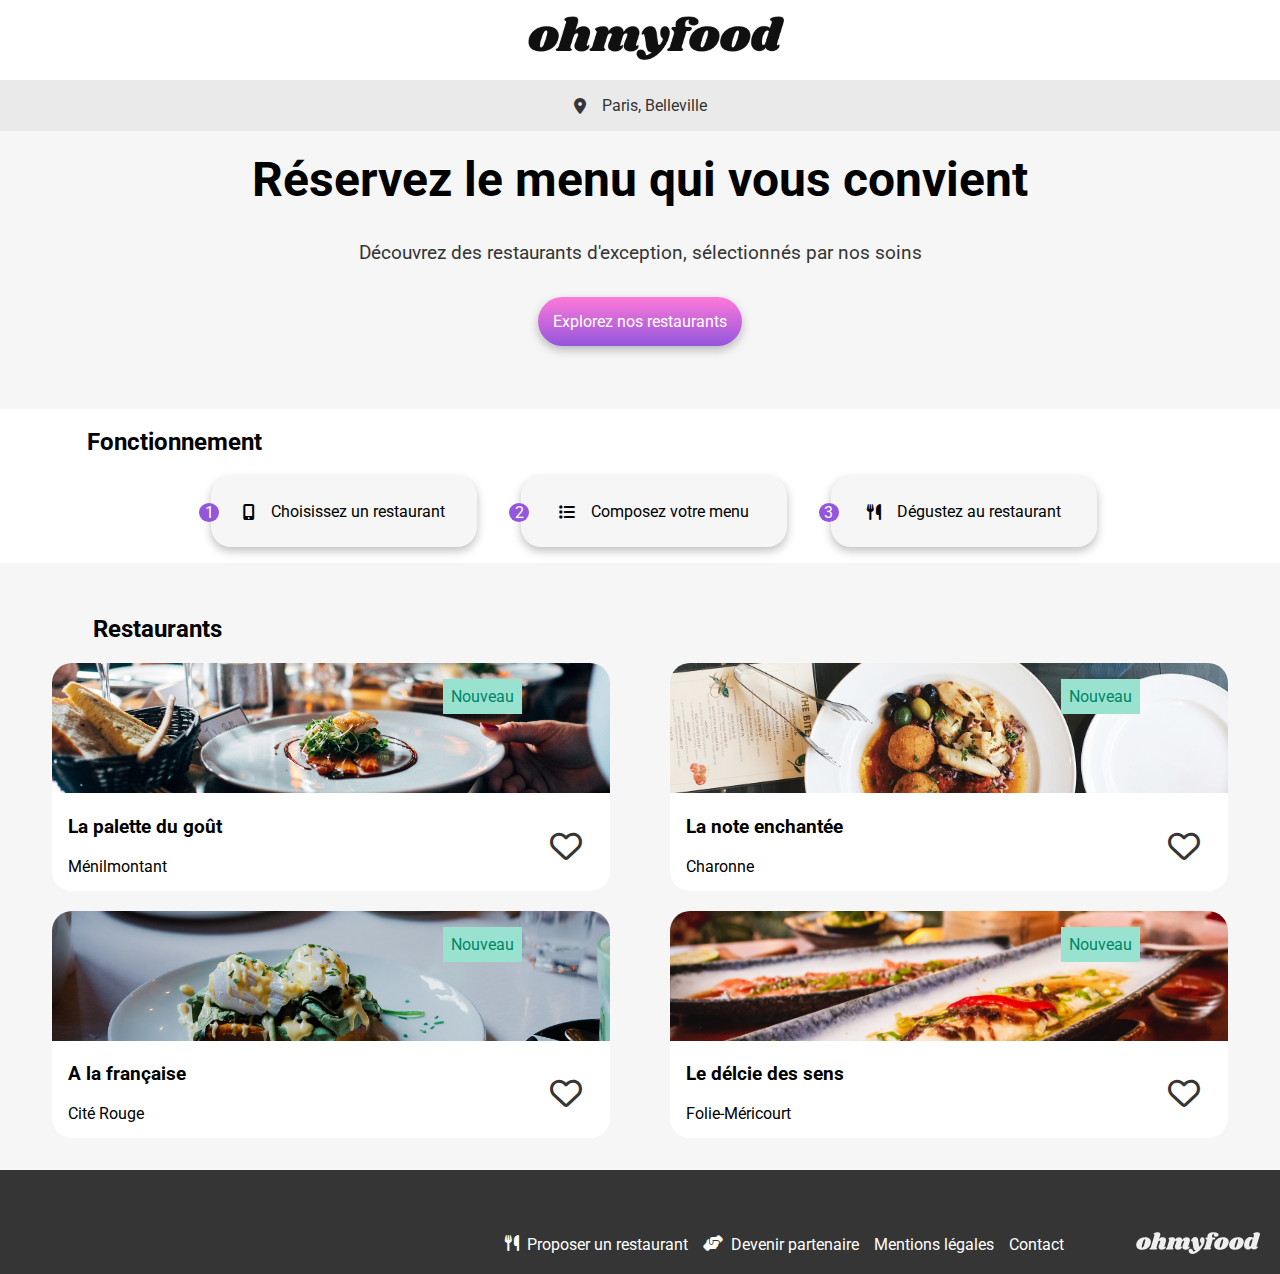
<file: index.html>
<!DOCTYPE html>
<html lang="fr">
  <head>
    <title>Ohmyfood</title>
    <meta charset="UTF-8">
    <meta name="viewport" content="width=device-width, initial-scale=1.0">
    <link rel="preconnect" href="https://fonts.googleapis.com">
    <link rel="preconnect" href="https://fonts.gstatic.com" crossorigin>
    <link
      href="https://fonts.googleapis.com/css2?family=Raleway&family=Roboto&display=swap"
      rel="stylesheet"
    >
    <link rel="stylesheet" href="SASS/style.css">
    <link
      rel="stylesheet"
      href="https://cdnjs.cloudflare.com/ajax/libs/font-awesome/6.4.2/css/all.min.css"
    >
  </head>
  <body class="loaded">
    <div class="content">
      <div class="loader-wrapper">
        <div class="loader"></div>
      </div>

      <header>
        <img src="Restaurants/logo/ohmyfood.png" alt="Logo Ohmyfood">
        <div class="localisation">
          <i class="fa-solid fa-location-dot"></i>
          <p>Paris, Belleville</p>
        </div>
      </header>
      <section class="intro">
        <div class="text-intro">
          <h1>Réservez le menu qui vous convient</h1>
          <p>
            Découvrez des restaurants d'exception, sélectionnés par nos soins
          </p>
        </div>

        <div class="margin-button">
          <a href="#" class="explore-order">
            <span> Explorez nos restaurants </span>
          </a>
        </div>
      </section>

      <section class="function-section">
        <h2>Fonctionnement</h2>
        <div class="function-desk">
          <div class="step123">1</div>
          <div class="fonctionnement">
            <i class="fa-solid fa-mobile-screen-button"></i>
            <p>Choisissez un restaurant</p>
          </div>
          <div class="step123">2</div>
          <div class="fonctionnement">
            <i class="fa-solid fa-list"></i>
            <p>Composez votre menu</p>
          </div>
          <div class="step123">3</div>
          <div class="fonctionnement">
            <i class="fa-solid fa-utensils"></i>
            <p>Dégustez au restaurant</p>
          </div>
        </div>
      </section>

      <section class="resto-section">
        <h2>Restaurants</h2>
        <div class="resto-cards">
          <article class="restaurant">
            <a href="palette-du-gout-menu.html">
              <div class="new-restaurant">
                <p>Nouveau</p>
              </div>
              <img
                src="Restaurants/La-palette-du-gout/jay-wennington-N_Y88TWmGwA-unsplash.jpg"
                alt=""
              >

              <div class="card-content">
                <div>
                  <h3>La palette du goût</h3>
                  <p>Ménilmontant</p>
                </div>
              </div>
            </a>

            <input type="checkbox" id="myCheckbox">
            <label for="myCheckbox">
              <span class="checkmark">
                <i class="fa-solid fa-heart"></i>
                <i class="fa-regular fa-heart"></i>
              </span>
            </label>
          </article>

          <article class="restaurant">
            <a href="la-note-enchantee.html">
              <div class="new-restaurant">
                <p>Nouveau</p>
              </div>
              <img
                src="Restaurants/La-note-enchantée/stil-u2Lp8tXIcjw-unsplash.jpg"
                alt=""
              >

              <div class="card-content">
                <div>
                  <h3>La note enchantée</h3>
                  <p>Charonne</p>
                </div>
              </div>
            </a>

            <input type="checkbox" id="myCheckbox2">
            <label for="myCheckbox2">
              <span class="checkmark">
                <i class="fa-solid fa-heart"></i>
                <i class="fa-regular fa-heart"></i>
              </span>
            </label>
          </article>

          <article class="restaurant">
            <a href="a-la-francaise.html">
              <div class="new-restaurant">
                <p>Nouveau</p>
              </div>
              <img
                src="Restaurants/A-la-francaise/toa-heftiba-DQKerTsQwi0-unsplash.jpg"
                alt=""
              >

              <div class="card-content">
                <div>
                  <h3>A la française</h3>
                  <p>Cité Rouge</p>
                </div>
              </div>
            </a>

            <input type="checkbox" id="myCheckbox3">
            <label for="myCheckbox3">
              <span class="checkmark">
                <i class="fa-solid fa-heart"></i>
                <i class="fa-regular fa-heart"></i>
              </span>
            </label>
          </article>

          <article class="restaurant">
            <a href="le-delice-des-sens.html">
              <div class="new-restaurant">
                <p>Nouveau</p>
              </div>
              <img
                src="Restaurants/Le-délice-des-sens/louis-hansel-shotsoflouis-qNBGVyOCY8Q-unsplash.jpg"
                alt=""
              >

              <div class="card-content">
                <div>
                  <h3>Le délcie des sens</h3>
                  <p>Folie-Méricourt</p>
                </div>
              </div>
            </a>

            <input type="checkbox" id="myCheckbox4">
            <label for="myCheckbox4">
              <span class="checkmark">
                <i class="fa-solid fa-heart"></i>
                <i class="fa-regular fa-heart"></i>
              </span>
            </label>
          </article>
        </div>
      </section>

      <footer>
        <div class="footer-desk">
          <img src="Restaurants/logo/ohmyfood@2x.svg" alt="">
          <ul>
            <li>
              <a href="#"
                ><i class="fa-solid fa-utensils"></i>Proposer un restaurant</a
              >
            </li>
            <li>
              <a href="#"
                ><i class="fa-solid fa-handshake-angle"></i>Devenir
                partenaire</a
              >
            </li>
            <li><a href="#">Mentions légales</a></li>
            <li><a href="mailto:ohmyfood@gmail.com">Contact</a></li>
          </ul>
        </div>
      </footer>
    </div>
  </body>
</html>
</file>
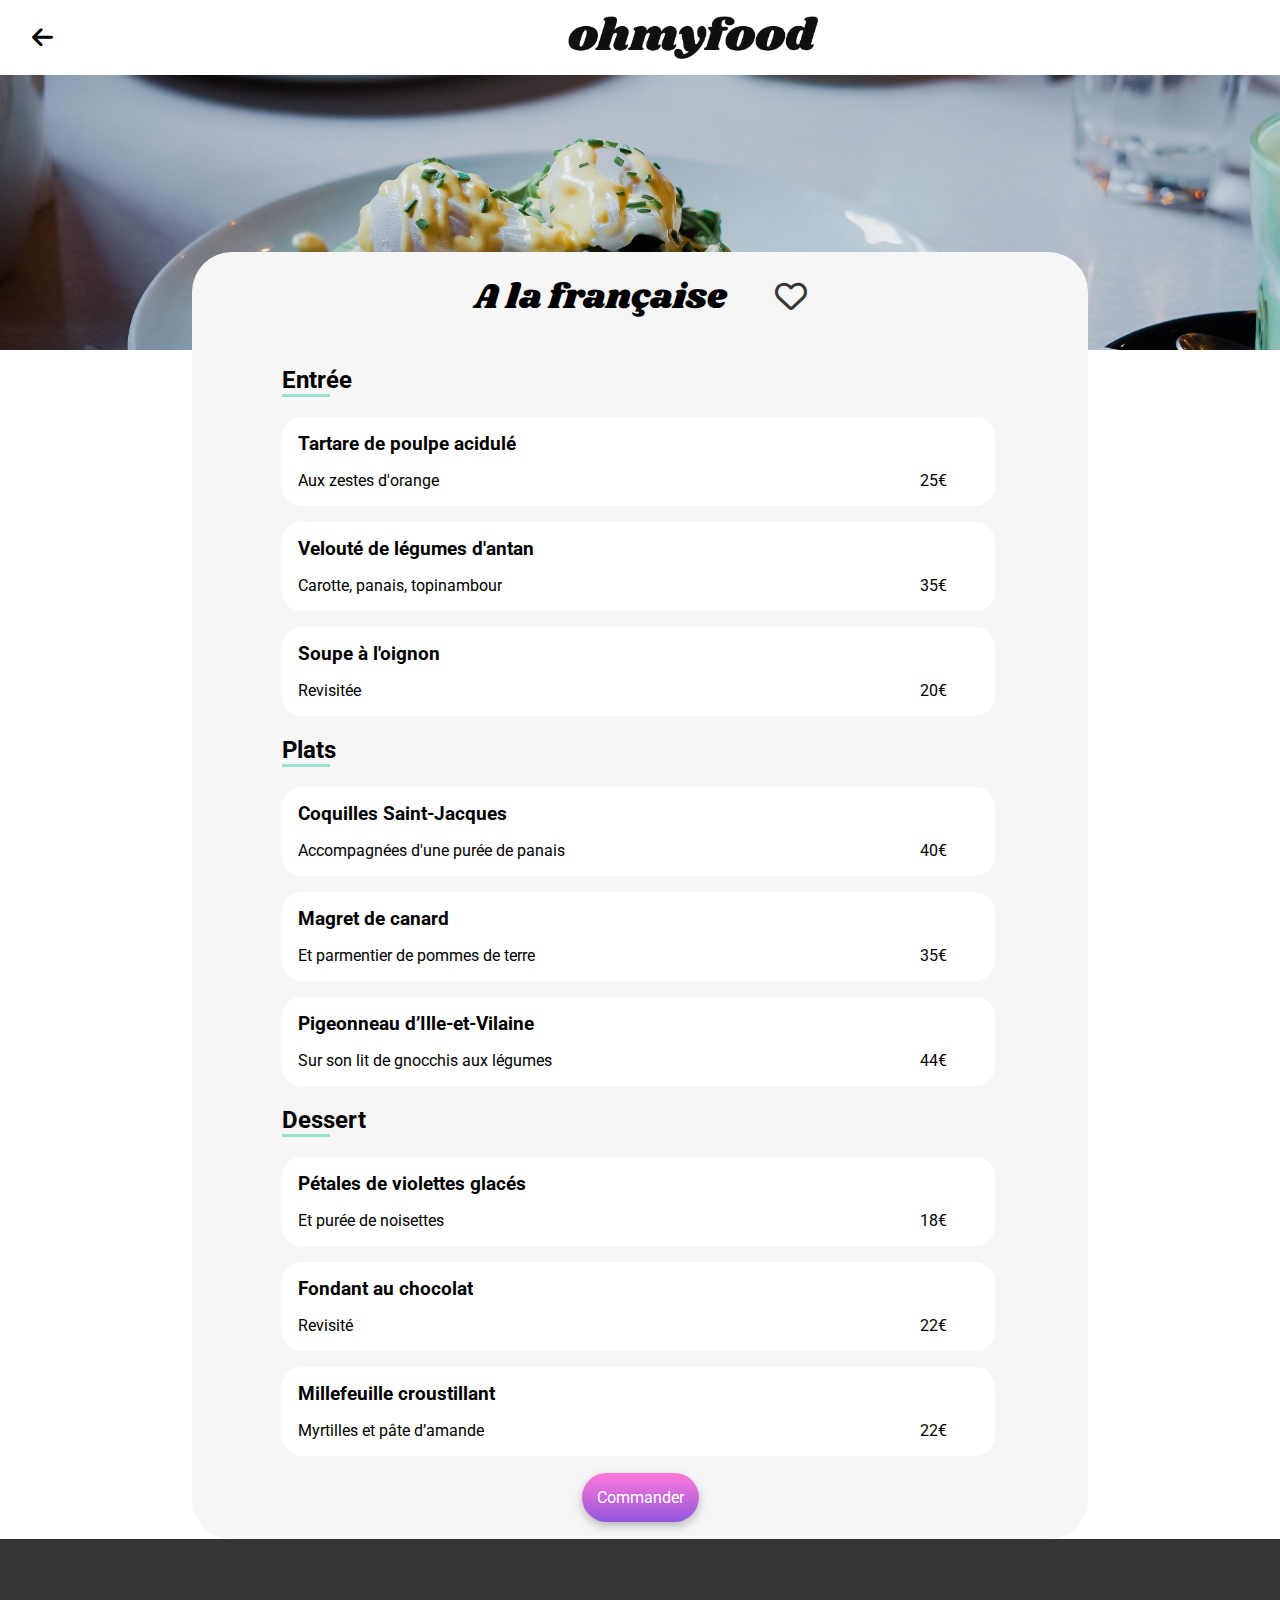
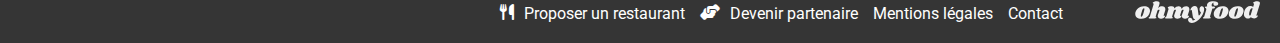
<file: a-la-francaise.html>
<!DOCTYPE html>
<html lang="fr">
  <head>
    <title>A la française</title>
    <meta charset="UTF-8">
    <meta name="viewport" content="width=device-width, initial-scale=1.0">
    <link rel="preconnect" href="https://fonts.googleapis.com">
    <link rel="preconnect" href="https://fonts.gstatic.com" crossorigin>
    <link
      href="https://fonts.googleapis.com/css2?family=Raleway&family=Roboto&display=swap"
      rel="stylesheet"
    >
    <link rel="preconnect" href="https://fonts.googleapis.com">
    <link rel="preconnect" href="https://fonts.gstatic.com" crossorigin>
    <link
      href="https://fonts.googleapis.com/css2?family=Raleway&family=Roboto&family=Shrikhand&display=swap"
      rel="stylesheet"
    >
    <link rel="stylesheet" href="SASS/style.css">
    <link
      rel="stylesheet"
      href="https://cdnjs.cloudflare.com/ajax/libs/font-awesome/6.4.2/css/all.min.css"
    >
  </head>
  <body>
    <header>
      <div class="head-resto">
        <a href="index.html"
          ><i class="fa-solid fa-arrow-left previous-icon"></i
        ></a>
        <img src="Restaurants/logo/ohmyfood.png" alt="Logo Ohmyfood" >
      </div>
    </header>
    <img
      class="resto-img"
      src="Restaurants/A-la-francaise/toa-heftiba-DQKerTsQwi0-unsplash.jpg"
      alt=""
    >

    <section class="menu">
      <div class="menu-head">
        <h1 class="menu-logo">A la française</h1>

        <input type="checkbox" id="myCheckbox">
        <label for="myCheckbox">
          <span class="checkmark">
            <i class="fa-solid fa-heart"></i>
            <i class="fa-regular fa-heart"></i>
          </span>
        </label>
      </div>

      <div class="menu-align">
        <h2><span class="menu-title">Entrée</span></h2>
        <div class="menu-cards-entree">
          <div class="check-hover">
            <article class="menu-details">
              <div class="menu-content">
                <h3>Tartare de poulpe acidulé</h3>
                <p>Aux zestes d'orange</p>
              </div>
              <p>25€</p>
            </article>
            <div class="check">
              <span><i class="fa-solid fa-circle-check"></i></span>
            </div>
          </div>

          <div class="check-hover">
            <article class="menu-details">
              <div class="menu-content">
                <h3>Velouté de légumes d'antan</h3>
                <p>Carotte, panais, topinambour</p>
              </div>
              <p>35€</p>
            </article>
            <div class="check">
              <span><i class="fa-solid fa-circle-check"></i></span>
            </div>
          </div>

          <div class="check-hover">
            <article class="menu-details">
              <div class="menu-content">
                <h3>Soupe à l'oignon</h3>
                <p>Revisitée</p>
              </div>
              <p>20€</p>
            </article>
            <div class="check">
              <span><i class="fa-solid fa-circle-check"></i></span>
            </div>
          </div>        
        </div>

        
         

        <h2><span class="menu-title">Plats</span></h2>
        <div class="menu-cards-plats">
          <div class="check-hover">
            <article class="menu-details">
              <div class="menu-content">
                <h3>Coquilles Saint-Jacques</h3>
                <p>Accompagnées d'une purée de panais</p>
              </div>
              <p>40€</p>
            </article>
            <div class="check">
              <span><i class="fa-solid fa-circle-check"></i></span>
            </div>
          </div>

          <div class="check-hover">
            <article class="menu-details">
              <div class="menu-content">
                <h3>Magret de canard</h3>
                <p>Et parmentier de pommes de terre</p>
              </div>
              <p>35€</p>
            </article>
            <div class="check">
              <span><i class="fa-solid fa-circle-check"></i></span>
            </div>
          </div>

          <div class="check-hover">
            <article class="menu-details">
              <div class="menu-content">
                <h3>Pigeonneau d’Ille-et-Vilaine</h3>
                <p>Sur son lit de gnocchis aux légumes</p>
              </div>
              <p>44€</p>
            </article>
            <div class="check">
              <span><i class="fa-solid fa-circle-check"></i></span>
            </div>
          </div>
        </div>

        <h2><span class="menu-title">Dessert</span></h2>
        <div class="menu-cards-dessert">
          <div class="check-hover">
            <article class="menu-details">
              <div class="menu-content">
                <h3>Pétales de violettes glacés</h3>
                <p>Et purée de noisettes</p>
              </div>
              <p>18€</p>
            </article>
            <div class="check">
              <span><i class="fa-solid fa-circle-check"></i></span>
            </div>
          </div>

          <div class="check-hover">
            <article class="menu-details">
              <div class="menu-content">
                <h3>Fondant au chocolat</h3>
                <p>Revisité</p>
              </div>
              <p>22€</p>
            </article>
            <div class="check">
              <span><i class="fa-solid fa-circle-check"></i></span>
            </div>
          </div>

          <div class="check-hover">
            <article class="menu-details">
              <div class="menu-content">
                <h3>Millefeuille croustillant</h3>
                <p>Myrtilles et pâte d’amande</p>
              </div>
              <p>22€</p>
            </article>
            <div class="check">
              <span><i class="fa-solid fa-circle-check"></i></span>
            </div>
          </div>
        </div>

        <div class="order">
          <a href="#"><span class="explore-order">Commander</span></a>
        </div>
      </div>
    </section>

    <footer>
      <div class="footer-desk">
        <img src="Restaurants/logo/ohmyfood@2x.svg" alt="">
        <ul>
          <li><i class="fa-solid fa-utensils"></i>Proposer un restaurant</li>
          <li><i class="fa-solid fa-handshake-angle"></i>Devenir partenaire</li>
          <li>Mentions légales</li>
          <li>Contact</li>
        </ul>
      </div>
    </footer>
  </body>
</html>
</file>
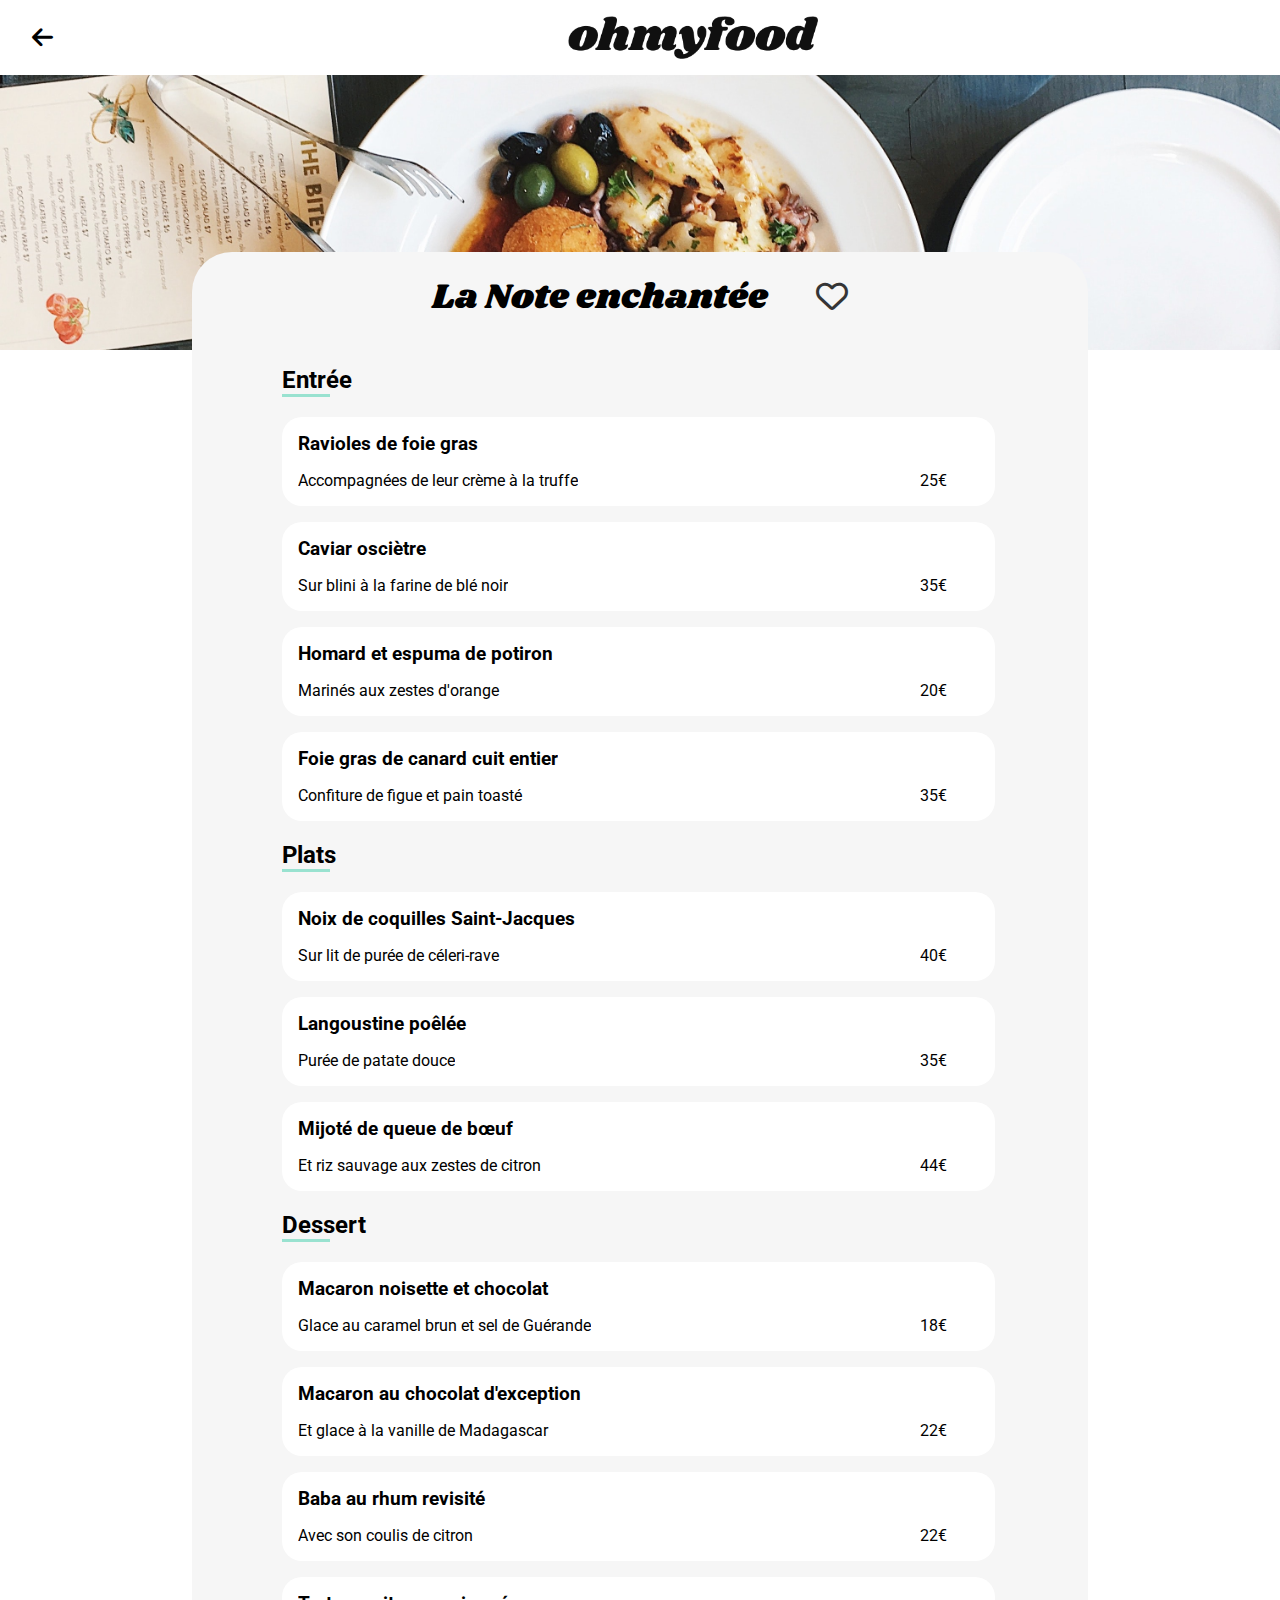
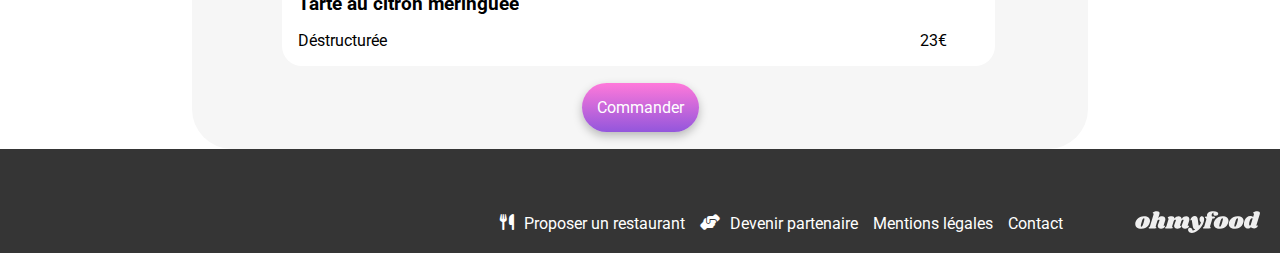
<file: la-note-enchantee.html>
<!DOCTYPE html>
<html lang="fr">
  <head>
    <title>La Note Enchantée</title>
    <meta charset="UTF-8">
    <meta name="viewport" content="width=device-width, initial-scale=1.0">
    <link rel="preconnect" href="https://fonts.googleapis.com">
    <link rel="preconnect" href="https://fonts.gstatic.com" crossorigin>
    <link
      href="https://fonts.googleapis.com/css2?family=Raleway&family=Roboto&display=swap"
      rel="stylesheet"
    >
    <link rel="preconnect" href="https://fonts.googleapis.com">
    <link rel="preconnect" href="https://fonts.gstatic.com" crossorigin>
    <link
      href="https://fonts.googleapis.com/css2?family=Raleway&family=Roboto&family=Shrikhand&display=swap"
      rel="stylesheet"
    >
    <link rel="stylesheet" href="SASS/style.css">
    <link
      rel="stylesheet"
      href="https://cdnjs.cloudflare.com/ajax/libs/font-awesome/6.4.2/css/all.min.css"
    >
  </head>
  <body>
    <header>
      <div class="head-resto">
        <a href="index.html"
          ><i class="fa-solid fa-arrow-left previous-icon"></i
        ></a>
        <img src="Restaurants/logo/ohmyfood.png" alt="Logo Ohmyfood" >
      </div>
    </header>
    <img
      class="resto-img"
      src="Restaurants/La-note-enchantée/stil-u2Lp8tXIcjw-unsplash.jpg"
      alt=""
    >

    <section class="menu">
      <div class="menu-head">
        <h1 class="menu-logo">La Note enchantée</h1>

        <input type="checkbox" id="myCheckbox">
        <label for="myCheckbox">
          <span class="checkmark">
            <i class="fa-solid fa-heart"></i>
            <i class="fa-regular fa-heart"></i>
          </span>
        </label>
      </div>

      <div class="menu-align">
        <h2><span class="menu-title">Entrée</span></h2>
        <div class="menu-cards-entree">
          <div class="check-hover">
            <article class="menu-details">
              <div class="menu-content">
                <h3>Ravioles de foie gras</h3>
                <p>Accompagnées de leur crème à la truffe</p>
              </div>
              <p>25€</p>
            </article>
            <div class="check">
              <span><i class="fa-solid fa-circle-check"></i></span>
            </div>
          </div>

          <div class="check-hover">
            <article class="menu-details">
              <div class="menu-content">
                <h3>Caviar osciètre</h3>
                <p>Sur blini à la farine de blé noir</p>
              </div>
              <p>35€</p>
            </article>
            <div class="check">
              <span><i class="fa-solid fa-circle-check"></i></span>
            </div>
          </div>

          <div class="check-hover">
            <article class="menu-details">
              <div class="menu-content">
                <h3>Homard et espuma de potiron</h3>
                <p>Marinés aux zestes d'orange</p>
              </div>
              <p>20€</p>
            </article>
            <div class="check">
              <span><i class="fa-solid fa-circle-check"></i></span>
            </div>
          </div>

          <div class="check-hover">
            <article class="menu-details">
              <div class="menu-content">
                <h3>Foie gras de canard cuit entier</h3>
                <p>Confiture de figue et pain toasté</p>
              </div>
              <p>35€</p>
            </article>
            <div class="check">
              <span><i class="fa-solid fa-circle-check"></i></span>
            </div>
          </div>          
        </div>

        
         

        <h2><span class="menu-title">Plats</span></h2>
        <div class="menu-cards-plats">
          <div class="check-hover">
            <article class="menu-details">
              <div class="menu-content">
                <h3>Noix de coquilles Saint-Jacques</h3>
                <p>Sur lit de purée de céleri-rave</p>
              </div>
              <p>40€</p>
            </article>
            <div class="check">
              <span><i class="fa-solid fa-circle-check"></i></span>
            </div>
          </div>

          <div class="check-hover">
            <article class="menu-details">
              <div class="menu-content">
                <h3>Langoustine poêlée</h3>
                <p>Purée de patate douce</p>
              </div>
              <p>35€</p>
            </article>
            <div class="check">
              <span><i class="fa-solid fa-circle-check"></i></span>
            </div>
          </div>

          <div class="check-hover">
            <article class="menu-details">
              <div class="menu-content">
                <h3>Mijoté de queue de bœuf </h3>
                <p>Et riz sauvage aux zestes de citron</p>
              </div>
              <p>44€</p>
            </article>
            <div class="check">
              <span><i class="fa-solid fa-circle-check"></i></span>
            </div>
          </div>
        </div>

        <h2><span class="menu-title">Dessert</span></h2>
        <div class="menu-cards-dessert">
          <div class="check-hover">
            <article class="menu-details">
              <div class="menu-content">
                <h3>Macaron noisette et chocolat</h3>
                <p>Glace au caramel brun et sel de Guérande</p>
              </div>
              <p>18€</p>
            </article>
            <div class="check">
              <span><i class="fa-solid fa-circle-check"></i></span>
            </div>
          </div>

          <div class="check-hover">
            <article class="menu-details">
              <div class="menu-content">
                <h3>Macaron au chocolat d'exception</h3>
                <p>Et glace à la vanille de Madagascar</p>
              </div>
              <p>22€</p>
            </article>
            <div class="check">
              <span><i class="fa-solid fa-circle-check"></i></span>
            </div>
          </div>

          <div class="check-hover">
            <article class="menu-details">
              <div class="menu-content">
                <h3>Baba au rhum revisité</h3>
                <p>Avec son coulis de citron</p>
              </div>
              <p>22€</p>
            </article>
            <div class="check">
              <span><i class="fa-solid fa-circle-check"></i></span>
            </div>
          </div>
          <div class="check-hover">
            <article class="menu-details">
              <div class="menu-content">
                <h3>Tarte au citron meringuée</h3>
                <p>Déstructurée</p>
              </div>
              <p>23€</p>
            </article>
            <div class="check">
              <span><i class="fa-solid fa-circle-check"></i></span>
            </div>
          </div>          
        </div>


             

        <div class="order">
          <a href="#"><span class="explore-order">Commander</span></a>
        </div>
      </div>
    </section>

    <footer>
      <div class="footer-desk">
        <img src="Restaurants/logo/ohmyfood@2x.svg" alt="">
        <ul>
          <li><i class="fa-solid fa-utensils"></i>Proposer un restaurant</li>
          <li><i class="fa-solid fa-handshake-angle"></i>Devenir partenaire</li>
          <li>Mentions légales</li>
          <li>Contact</li>
        </ul>
      </div>
    </footer>
  </body>
</html>
</file>
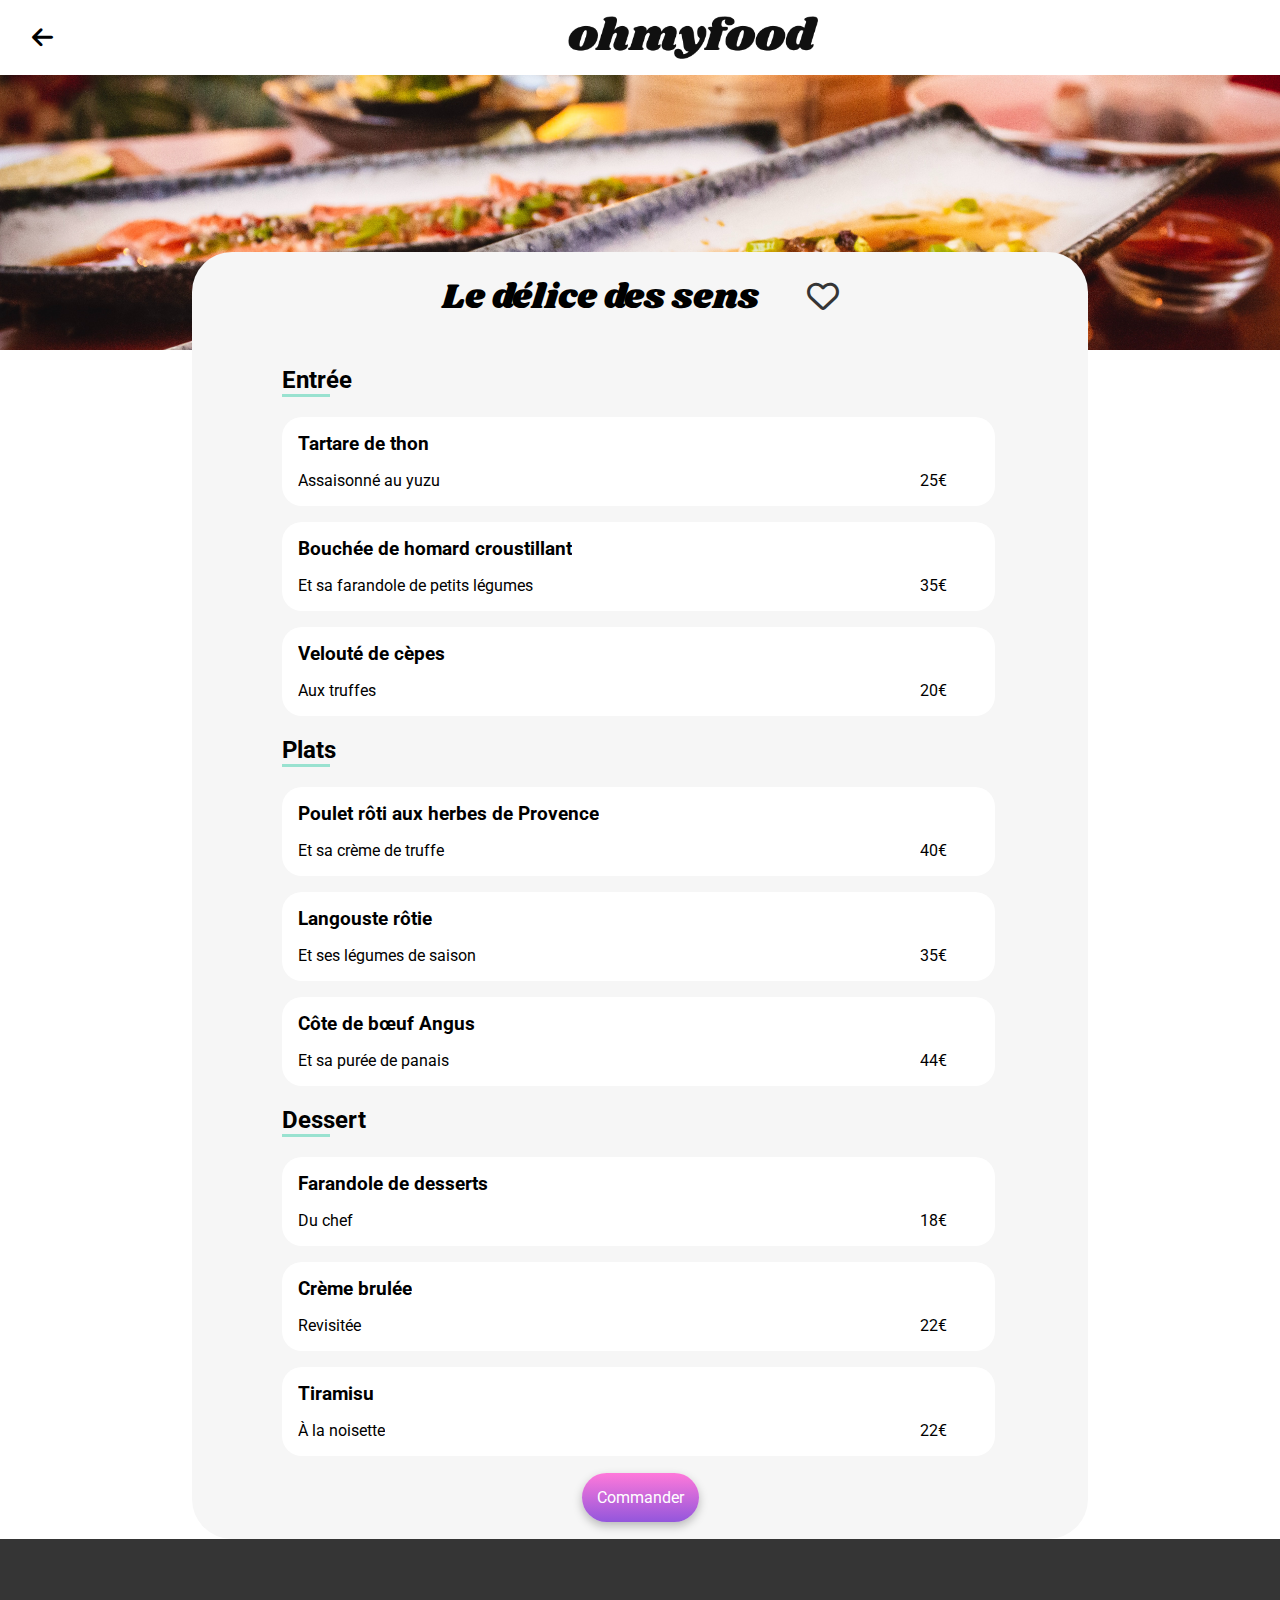
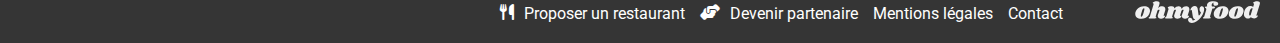
<file: le-delice-des-sens.html>
<!DOCTYPE html>
<html lang="fr">
  <head>
    <title>Le délice des sens</title>
    <meta charset="UTF-8">
    <meta name="viewport" content="width=device-width, initial-scale=1.0">
    <link rel="preconnect" href="https://fonts.googleapis.com">
    <link rel="preconnect" href="https://fonts.gstatic.com" crossorigin>
    <link
      href="https://fonts.googleapis.com/css2?family=Raleway&family=Roboto&display=swap"
      rel="stylesheet"
    >
    <link rel="preconnect" href="https://fonts.googleapis.com">
    <link rel="preconnect" href="https://fonts.gstatic.com" crossorigin>
    <link
      href="https://fonts.googleapis.com/css2?family=Raleway&family=Roboto&family=Shrikhand&display=swap"
      rel="stylesheet"
    >
    <link rel="stylesheet" href="SASS/style.css">
    <link
      rel="stylesheet"
      href="https://cdnjs.cloudflare.com/ajax/libs/font-awesome/6.4.2/css/all.min.css"
    >
  </head>
  <body>
    <header>
      <div class="head-resto">
        <a href="index.html"
          ><i class="fa-solid fa-arrow-left previous-icon"></i
        ></a>
        <img src="Restaurants/logo/ohmyfood.png" alt="Logo Ohmyfood" >
      </div>
    </header>
    <img
      class="resto-img"
      src="Restaurants/Le-délice-des-sens/louis-hansel-shotsoflouis-qNBGVyOCY8Q-unsplash.jpg"
      alt=""
    >

    <section class="menu">
      <div class="menu-head">
        <h1 class="menu-logo">Le délice des sens</h1>

        <input type="checkbox" id="myCheckbox">
        <label for="myCheckbox">
          <span class="checkmark">
            <i class="fa-solid fa-heart"></i>
            <i class="fa-regular fa-heart"></i>
          </span>
        </label>
      </div>

      <div class="menu-align">
        <h2><span class="menu-title">Entrée</span></h2>
        <div class="menu-cards-entree">
          <div class="check-hover">
            <article class="menu-details">
              <div class="menu-content">
                <h3>Tartare de thon</h3>
                <p>Assaisonné au yuzu</p>
              </div>
              <p>25€</p>
            </article>
            <div class="check">
              <span><i class="fa-solid fa-circle-check"></i></span>
            </div>
          </div>

          <div class="check-hover">
            <article class="menu-details">
              <div class="menu-content">
                <h3>Bouchée de homard croustillant</h3>
                <p>Et sa farandole de petits légumes</p>
              </div>
              <p>35€</p>
            </article>
            <div class="check">
              <span><i class="fa-solid fa-circle-check"></i></span>
            </div>
          </div>

          <div class="check-hover">
            <article class="menu-details">
              <div class="menu-content">
                <h3>Velouté de cèpes</h3>
                <p>Aux truffes</p>
              </div>
              <p>20€</p>
            </article>
            <div class="check">
              <span><i class="fa-solid fa-circle-check"></i></span>
            </div>
          </div>        
        </div>

        
         

        <h2><span class="menu-title">Plats</span></h2>
        <div class="menu-cards-plats">
          <div class="check-hover">
            <article class="menu-details">
              <div class="menu-content">
                <h3>Poulet rôti aux herbes de Provence</h3>
                <p>Et sa crème de truffe</p>
              </div>
              <p>40€</p>
            </article>
            <div class="check">
              <span><i class="fa-solid fa-circle-check"></i></span>
            </div>
          </div>

          <div class="check-hover">
            <article class="menu-details">
              <div class="menu-content">
                <h3>Langouste rôtie</h3>
                <p>Et ses légumes de saison</p>
              </div>
              <p>35€</p>
            </article>
            <div class="check">
              <span><i class="fa-solid fa-circle-check"></i></span>
            </div>
          </div>

          <div class="check-hover">
            <article class="menu-details">
              <div class="menu-content">
                <h3>Côte de bœuf Angus</h3>
                <p>Et sa purée de panais</p>
              </div>
              <p>44€</p>
            </article>
            <div class="check">
              <span><i class="fa-solid fa-circle-check"></i></span>
            </div>
          </div>
        </div>

        <h2><span class="menu-title">Dessert</span></h2>
        <div class="menu-cards-dessert">
          <div class="check-hover">
            <article class="menu-details">
              <div class="menu-content">
                <h3>Farandole de desserts</h3>
                <p>Du chef</p>
              </div>
              <p>18€</p>
            </article>
            <div class="check">
              <span><i class="fa-solid fa-circle-check"></i></span>
            </div>
          </div>

          <div class="check-hover">
            <article class="menu-details">
              <div class="menu-content">
                <h3>Crème brulée</h3>
                <p>Revisitée</p>
              </div>
              <p>22€</p>
            </article>
            <div class="check">
              <span><i class="fa-solid fa-circle-check"></i></span>
            </div>
          </div>

          <div class="check-hover">
            <article class="menu-details">
              <div class="menu-content">
                <h3>Tiramisu</h3>
                <p>À la noisette</p>
              </div>
              <p>22€</p>
            </article>
            <div class="check">
              <span><i class="fa-solid fa-circle-check"></i></span>
            </div>
          </div>
        </div>
        
        <div class="order">
          <a href="#"><span class="explore-order">Commander</span></a>
        </div>
      </div>
    </section>

    <footer>
      <div class="footer-desk">
        <img src="Restaurants/logo/ohmyfood@2x.svg" alt="">
        <ul>
          <li><i class="fa-solid fa-utensils"></i>Proposer un restaurant</li>
          <li><i class="fa-solid fa-handshake-angle"></i>Devenir partenaire</li>
          <li>Mentions légales</li>
          <li>Contact</li>
        </ul>
      </div>
    </footer>
  </body>
</html>
</file>
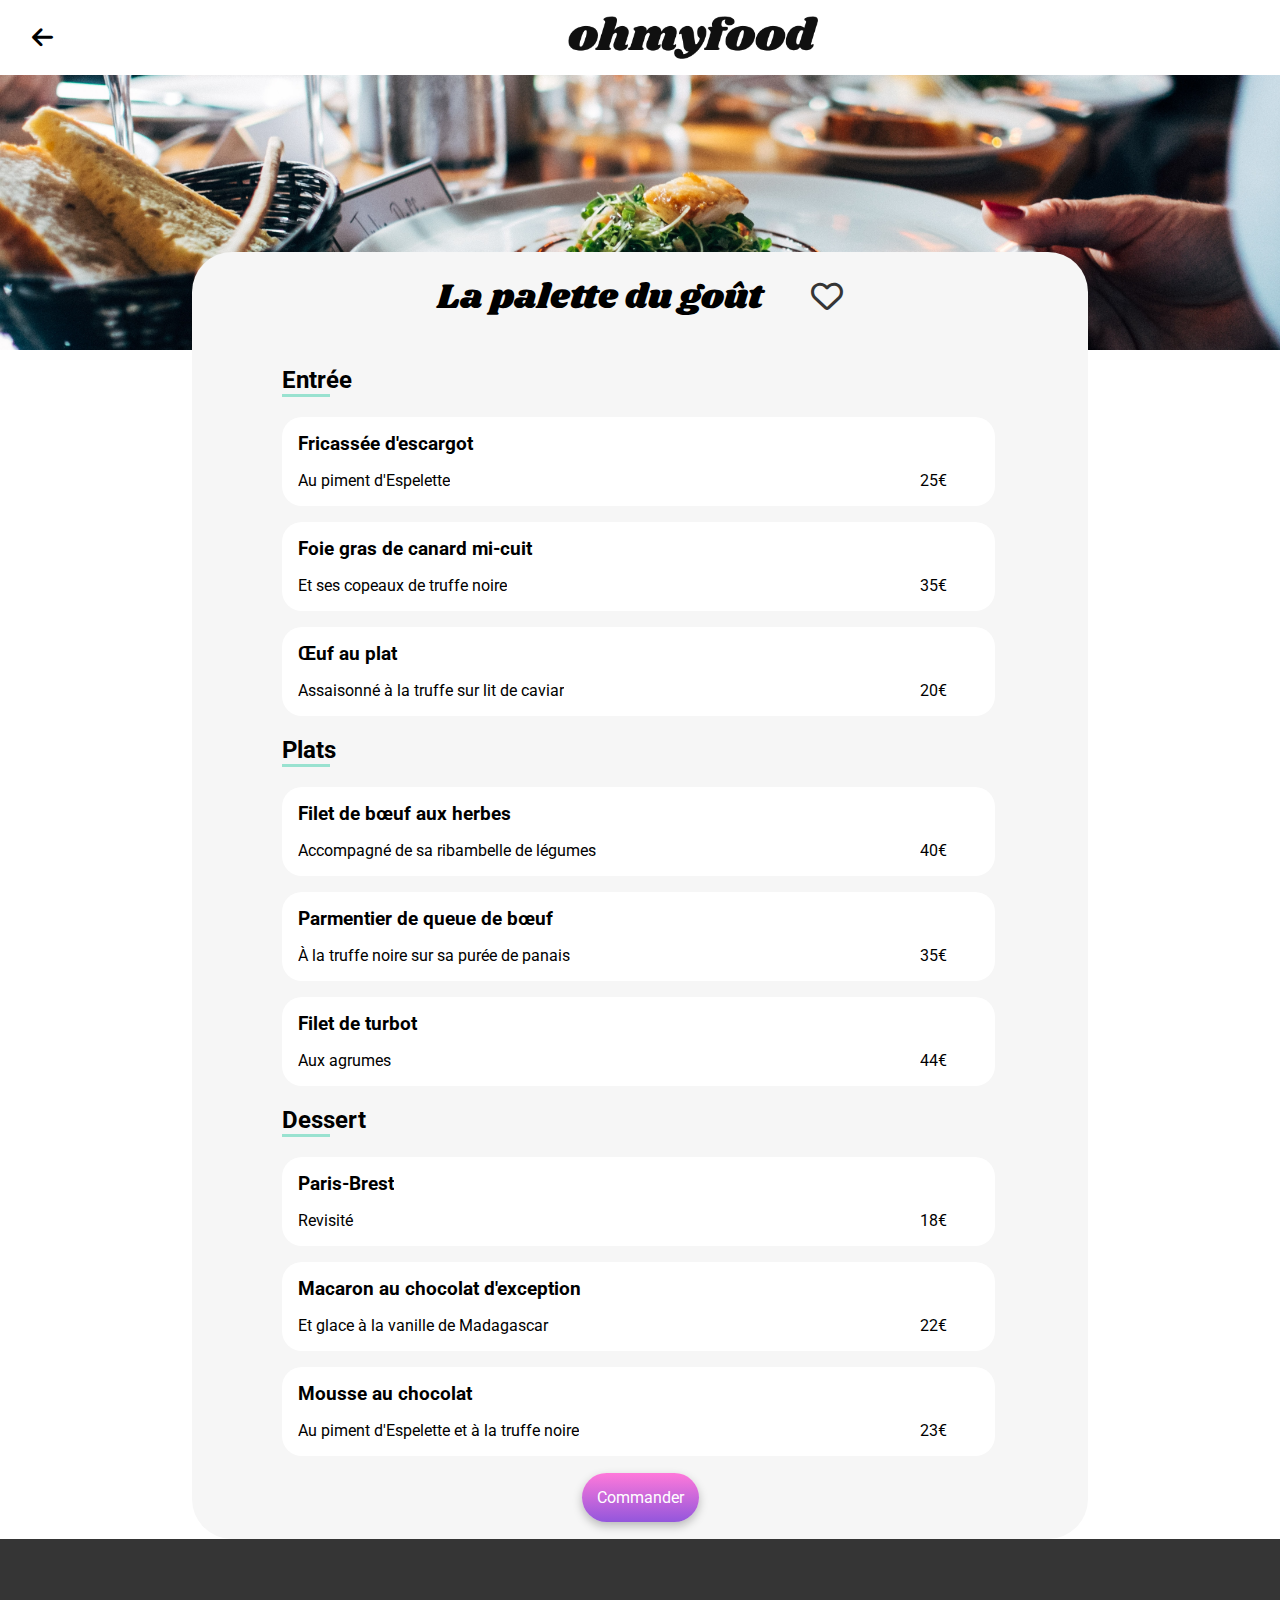
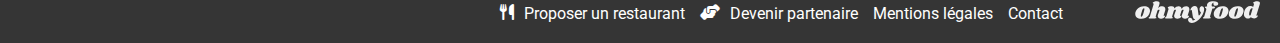
<file: palette-du-gout-menu.html>
<!DOCTYPE html>
<html lang="fr">
  <head>
    <title>La Palette du goût</title>
    <meta charset="UTF-8">
    <meta name="viewport" content="width=device-width, initial-scale=1.0">
    <link rel="preconnect" href="https://fonts.googleapis.com">
    <link rel="preconnect" href="https://fonts.gstatic.com" crossorigin>
    <link
      href="https://fonts.googleapis.com/css2?family=Raleway&family=Roboto&display=swap"
      rel="stylesheet"
    >
    <link rel="preconnect" href="https://fonts.googleapis.com">
    <link rel="preconnect" href="https://fonts.gstatic.com" crossorigin>
    <link
      href="https://fonts.googleapis.com/css2?family=Raleway&family=Roboto&family=Shrikhand&display=swap"
      rel="stylesheet"
    >
    <link rel="stylesheet" href="SASS/style.css">
    <link
      rel="stylesheet"
      href="https://cdnjs.cloudflare.com/ajax/libs/font-awesome/6.4.2/css/all.min.css"
    >
  </head>
  <body>
    <header>
      <div class="head-resto">
        <a href="index.html"
          ><i class="fa-solid fa-arrow-left previous-icon"></i
        ></a>
        <img src="Restaurants/logo/ohmyfood.png" alt="Logo Ohmyfood" >
      </div>
    </header>
    <img
      class="resto-img"
      src="Restaurants/La-palette-du-gout/jay-wennington-N_Y88TWmGwA-unsplash.jpg"
      alt=""
    >

    <section class="menu">
      <div class="menu-head">
        <h1 class="menu-logo">La palette du goût</h1>

        <input type="checkbox" id="myCheckbox">
        <label for="myCheckbox">
          <span class="checkmark">
            <i class="fa-solid fa-heart"></i>
            <i class="fa-regular fa-heart"></i>
          </span>
        </label>
      </div>

      <div class="menu-align">
        <h2><span class="menu-title">Entrée</span></h2>
        <div class="menu-cards-entree">
          <div class="check-hover">
            <article class="menu-details">
              <div class="menu-content">
                <h3>Fricassée d'escargot</h3>
                <p>Au piment d'Espelette</p>
              </div>
              <p>25€</p>
            </article>
            <div class="check">
              <span><i class="fa-solid fa-circle-check"></i></span>
            </div>
          </div>

          <div class="check-hover">
            <article class="menu-details">
              <div class="menu-content">
                <h3>Foie gras de canard mi-cuit</h3>
                <p>Et ses copeaux de truffe noire</p>
              </div>
              <p>35€</p>
            </article>
            <div class="check">
              <span><i class="fa-solid fa-circle-check"></i></span>
            </div>
          </div>

          <div class="check-hover">
            <article class="menu-details">
              <div class="menu-content">
                <h3>Œuf au plat</h3>
                <p>Assaisonné à la truffe sur lit de caviar</p>
              </div>
              <p>20€</p>
            </article>
            <div class="check">
              <span><i class="fa-solid fa-circle-check"></i></span>
            </div>
          </div>
        </div>

        <h2><span class="menu-title">Plats</span></h2>
        <div class="menu-cards-plats">
          <div class="check-hover">
            <article class="menu-details">
              <div class="menu-content">
                <h3>Filet de bœuf aux herbes</h3>
                <p>Accompagné de sa ribambelle de légumes</p>
              </div>
              <p>40€</p>
            </article>
            <div class="check">
              <span><i class="fa-solid fa-circle-check"></i></span>
            </div>
          </div>

          <div class="check-hover">
            <article class="menu-details">
              <div class="menu-content">
                <h3>Parmentier de queue de bœuf</h3>
                <p>À la truffe noire sur sa purée de panais</p>
              </div>
              <p>35€</p>
            </article>
            <div class="check">
              <span><i class="fa-solid fa-circle-check"></i></span>
            </div>
          </div>

          <div class="check-hover">
            <article class="menu-details">
              <div class="menu-content">
                <h3>Filet de turbot</h3>
                <p>Aux agrumes</p>
              </div>
              <p>44€</p>
            </article>
            <div class="check">
              <span><i class="fa-solid fa-circle-check"></i></span>
            </div>
          </div>
        </div>

        <h2><span class="menu-title">Dessert</span></h2>
        <div class="menu-cards-dessert">
          <div class="check-hover">
            <article class="menu-details">
              <div class="menu-content">
                <h3>Paris-Brest</h3>
                <p>Revisité</p>
              </div>
              <p>18€</p>
            </article>
            <div class="check">
              <span><i class="fa-solid fa-circle-check"></i></span>
            </div>
          </div>

          <div class="check-hover">
            <article class="menu-details">
              <div class="menu-content">
                <h3>Macaron au chocolat d'exception</h3>
                <p>Et glace à la vanille de Madagascar</p>
              </div>
              <p>22€</p>
            </article>
            <div class="check">
              <span><i class="fa-solid fa-circle-check"></i></span>
            </div>
          </div>

          <div class="check-hover">
            <article class="menu-details">
              <div class="menu-content">
                <h3>Mousse au chocolat</h3>
                <p>Au piment d'Espelette et à la truffe noire</p>
              </div>
              <p>23€</p>
            </article>
            <div class="check">
              <span><i class="fa-solid fa-circle-check"></i></span>
            </div>
          </div>
        </div>

        <div class="order">
          <a href="#"><span class="explore-order">Commander</span></a>
        </div>
      </div>
    </section>

    <footer>
      <div class="footer-desk">
        <img src="Restaurants/logo/ohmyfood@2x.svg" alt="">
        <ul>
          <li><i class="fa-solid fa-utensils"></i>Proposer un restaurant</li>
          <li><i class="fa-solid fa-handshake-angle"></i>Devenir partenaire</li>
          <li>Mentions légales</li>
          <li>Contact</li>
        </ul>
      </div>
    </footer>
  </body>
</html>
</file>
<file: SASS/style.css>
/* Variables */
/* Mixin */
/* Code */
* {
  font-family: "Raleway", sans-serif;
  font-family: "Roboto", sans-serif;
}

body {
  margin: 0;
}
body .content {
  position: relative;
}
body .content .loader-wrapper {
  display: flex;
  align-items: center;
  justify-content: center;
  height: 100vh;
  width: 100%;
  position: fixed;
  z-index: 4;
  background: white;
  transition: opacity 300ms linear 5s, visibility 300ms linear 5s;
  opacity: 0;
  visibility: hidden;
}
body .content .loader-wrapper .loader {
  width: 50px;
  aspect-ratio: 1/1;
  border-radius: 50%;
  border: 8px solid #9356dc;
  border-right-color: #ff79da;
  animation: l2 3s infinite linear;
}

@keyframes l2 {
  to {
    transform: rotate(1turn);
  }
}
.localisation {
  background-color: #eaeaea;
  text-align: center;
  display: flex;
  align-items: center;
  justify-content: center;
  gap: 1em;
  color: #353535;
}

header img {
  margin-inline: 23%;
  padding: 1em;
  width: 50%;
  height: 30%;
}

h1 {
  margin-top: 0;
  padding-top: 20px;
}

.intro {
  text-align: center;
  background: #f6f6f6;
  padding-bottom: 30px;
}
.intro .text-intro {
  margin: 0 30px 0 30px;
  font-size: larger;
}

.margin-button {
  margin-block: 3em;
}

.explore-order {
  border: none;
  border-radius: 50px;
  padding: 15px;
  background: linear-gradient(#ff79da, #9356dc);
  color: white;
  cursor: pointer;
  text-decoration: none;
  box-shadow: 0px 4px 10px 0px rgba(0, 0, 0, 0.25);
}
.explore-order a {
  color: white;
  text-decoration: none;
}
.explore-order:hover {
  filter: brightness(1.2);
  box-shadow: 0px 4px 10px 0px rgba(0, 0, 0, 0.55);
}

.function-section {
  display: grid;
  margin-inline: 5%;
}

.function-desk {
  display: grid;
  padding-block-end: 1em;
}

.step123 {
  background: #9356dc;
  border-radius: 50%;
  width: 20px;
  color: white;
  text-align: center;
  position: relative;
  top: 48px;
  margin-left: -8px;
  z-index: 2;
}

.fonctionnement {
  border: none;
  border-radius: 20px;
  padding: 10px;
  text-align: center;
  display: flex;
  align-items: center;
  justify-content: center;
  gap: 1em;
  background: #f6f6f6;
  box-shadow: 0px 4px 10px 0px rgba(0, 0, 0, 0.25);
}
.fonctionnement p {
  overflow: hidden;
  text-overflow: ellipsis;
  white-space: nowrap;
}

.resto-section {
  background: #f6f6f6;
  display: grid;
  padding: 1em;
}

.resto-cards {
  display: flex;
  justify-content: space-between;
  flex-direction: column;
  gap: 20px;
}
.resto-cards a {
  text-decoration: none;
  color: black;
}
.resto-cards .restaurant {
  display: flex;
  background-color: white;
  border-radius: 20px;
  flex-direction: column;
  margin: 0 20px 0 20px;
}
.resto-cards .restaurant label {
  display: flex;
  justify-content: end;
  position: relative;
  padding-inline-end: 5%;
  bottom: 28%;
  margin-block-end: -7%;
}
.resto-cards .restaurant .new-restaurant {
  position: relative;
}
.resto-cards .restaurant .new-restaurant p {
  width: -moz-fit-content;
  width: fit-content;
  background: aquamarine;
  position: absolute;
  left: 70%;
  background: #99E2D0;
  color: #008766;
  padding: 0.5em;
}
.resto-cards .restaurant img {
  width: 100%;
  height: 130px;
  -o-object-fit: cover;
     object-fit: cover;
  border-radius: 20px 20px 0 0;
}

input[type=checkbox] {
  display: none;
}
input[type=checkbox]:checked + label {
  transition: 200ms linear;
  background: linear-gradient(#ff79da, #9356dc);
  -webkit-background-clip: text;
          background-clip: text;
  color: transparent;
}
input[type=checkbox]:checked + label .fa-regular {
  display: none;
}
input[type=checkbox]:not(:checked) + label .fa-regular {
  color: #353535;
}
input[type=checkbox]:not(:checked) + label .fa-solid {
  display: none;
}

label {
  font-size: xx-large;
}

.card-content {
  display: flex;
  justify-content: space-between;
  align-items: center;
  padding-inline: 1em;
}

footer {
  background: #353535;
  color: white;
  padding: 20px;
}
footer .footer-desk {
  display: flex;
  flex-direction: column;
  gap: 0.5em;
}
footer .footer-desk ul {
  padding: 0;
  gap: 0.5em;
  display: flex;
  flex-direction: column;
}
footer .footer-desk li {
  display: flex;
  gap: 10px;
}
footer .footer-desk li a {
  text-decoration: none;
  color: white;
  display: flex;
  gap: 0.5em;
}
footer .footer-desk img {
  filter: invert(100%);
  width: 30%;
}

/* Code restaurant */
.previous-icon {
  font-size: x-large;
}

.resto-img {
  -o-object-fit: cover;
     object-fit: cover;
  width: 100%;
  height: 275px;
}

.head-resto {
  display: flex;
  align-items: center;
}
.head-resto a {
  color: black;
  margin-inline-start: 1em;
}

.menu {
  background: #f6f6f6;
  margin-top: -8%;
  z-index: 10;
  position: relative;
  border-radius: 40px;
}

.menu-head {
  display: flex;
  align-items: baseline;
  justify-content: space-evenly;
}
.menu-head .menu-logo {
  font: 2.2rem "Shrikhand";
  text-align: center;
}
.menu-head input[type=checkbox] {
  display: none;
}
.menu-head input[type=checkbox]:checked + label {
  transition: 200ms linear;
  background: linear-gradient(#ff79da, #9356dc);
  -webkit-background-clip: text;
          background-clip: text;
  color: transparent;
}
.menu-head input[type=checkbox]:checked + label .fa-regular {
  display: none;
}
.menu-head input[type=checkbox]:not(:checked) + label .fa-regular {
  color: #353535;
}
.menu-head input[type=checkbox]:not(:checked) + label .fa-solid {
  display: none;
}
.menu-head label {
  font-size: xx-large;
}

.menu-align {
  display: grid;
  margin-inline: 5%;
}

.menu-title {
  width: 2em;
  display: inline-block;
  border-bottom: solid #99e2d0;
}

.menu-cards-entree {
  display: flex;
  flex-direction: column;
  gap: 1em;
  animation: loading 1500ms linear;
}

.menu-cards-plats {
  display: flex;
  flex-direction: column;
  gap: 1em;
  animation: loading 1800ms linear;
}

.menu-cards-dessert {
  display: flex;
  flex-direction: column;
  gap: 1em;
  animation: loading 2100ms linear;
}

.menu-details {
  display: flex;
  align-items: end;
  justify-content: space-between;
  width: 95%;
  background: white;
  border-radius: 20px;
  padding: 1em;
  margin-right: -5%;
}
.menu-details h3 {
  margin: 0;
  overflow: hidden;
  text-overflow: ellipsis;
  white-space: nowrap;
}
.menu-details p {
  margin: 0;
  margin-inline-end: 1em;
  overflow: hidden;
  text-overflow: ellipsis;
  white-space: nowrap;
}

.menu-content {
  display: flex;
  flex-direction: column;
  gap: 1em;
}

.order {
  padding-block: 2em;
  display: flex;
  justify-content: center;
}
.order a {
  text-decoration: none;
}

@keyframes sliding {
  0% {
    width: 0%;
  }
  50% {
    width: 10%;
  }
  100% {
    width: 20%;
  }
}
@keyframes loading {
  0% {
    opacity: 0;
    transform: translateX(100%);
  }
  50% {
    opacity: 0.5;
    transform: translateX(50%);
  }
  100% {
    opacity: 1;
    transform: translateX(0);
  }
}
.check-hover {
  display: flex;
}
.check-hover:hover .check {
  animation: sliding 400ms linear;
  display: flex;
  justify-content: center;
  align-items: center;
  width: 20%;
  border-radius: 0 20px 20px 0;
  background: #99e2d0;
  font-size: 2.5em;
  color: white;
}
.check-hover:hover .check .fa-circle-check {
  display: inline;
}
.check-hover .fa-circle-check {
  display: none;
}

/* Desktop */
@media screen and (min-width: 768px) {
  header img {
    margin: 0 40%;
    width: 20%;
  }
  .text-intro h1 {
    font-size: xxx-large;
  }
  .text-intro p {
    color: #353535;
  }
  .head-resto {
    padding-inline: 1em;
  }
  .function-desk {
    display: flex;
    justify-content: center;
    padding-block-end: 1em;
    gap: 1em;
    align-items: flex-start;
  }
  .function-section {
    margin-inline: 2%;
  }
  .function-section h2 {
    margin-inline-start: 5%;
  }
  .fonctionnement {
    width: 20%;
  }
  .step123 {
    top: 38%;
    left: 1.5em;
  }
  .resto-section {
    padding: 2em;
  }
  .resto-section h2 {
    margin-inline-start: 5%;
  }
  .resto-cards {
    display: grid;
    justify-content: space-between;
    width: 100%;
    grid-template-columns: 1fr 1fr;
  }
  .resto-cards .new-restaurant p {
    padding: 0.5em;
  }
  .restaurant {
    margin-inline-start: 10%;
  }
  .restaurant .new-restaurant p {
    left: 75%;
  }
  footer {
    display: flex;
    align-items: end;
    justify-content: end;
    height: 4em;
  }
  footer .footer-desk {
    display: flex;
    flex-direction: row-reverse;
    gap: 4.5em;
    justify-content: end;
    align-items: end;
  }
  footer .footer-desk ul {
    display: flex;
    gap: 15px;
    flex-direction: row;
    align-items: end;
    margin: 0;
  }
  footer .footer-desk img {
    width: 15%;
  }
  .menu {
    width: 70%;
    margin-inline: 15%;
    border-radius: 40px;
  }
  .menu .menu-details {
    width: 95%;
  }
  .menu .menu-details p {
    margin-inline-end: 2em;
  }
  .menu .menu-head {
    justify-content: center;
    gap: 3em;
  }
  .menu .menu-align {
    margin-inline: 10%;
  }
  .check-hover {
    display: flex;
  }
  .check-hover:hover .check {
    animation: sliding-desk 400ms linear;
    width: 15%;
  }
  @keyframes sliding-desk {
    0% {
      width: 0%;
    }
    50% {
      width: 7.5%;
    }
    100% {
      width: 15%;
    }
  }
}/*# sourceMappingURL=style.css.map */
</file>
